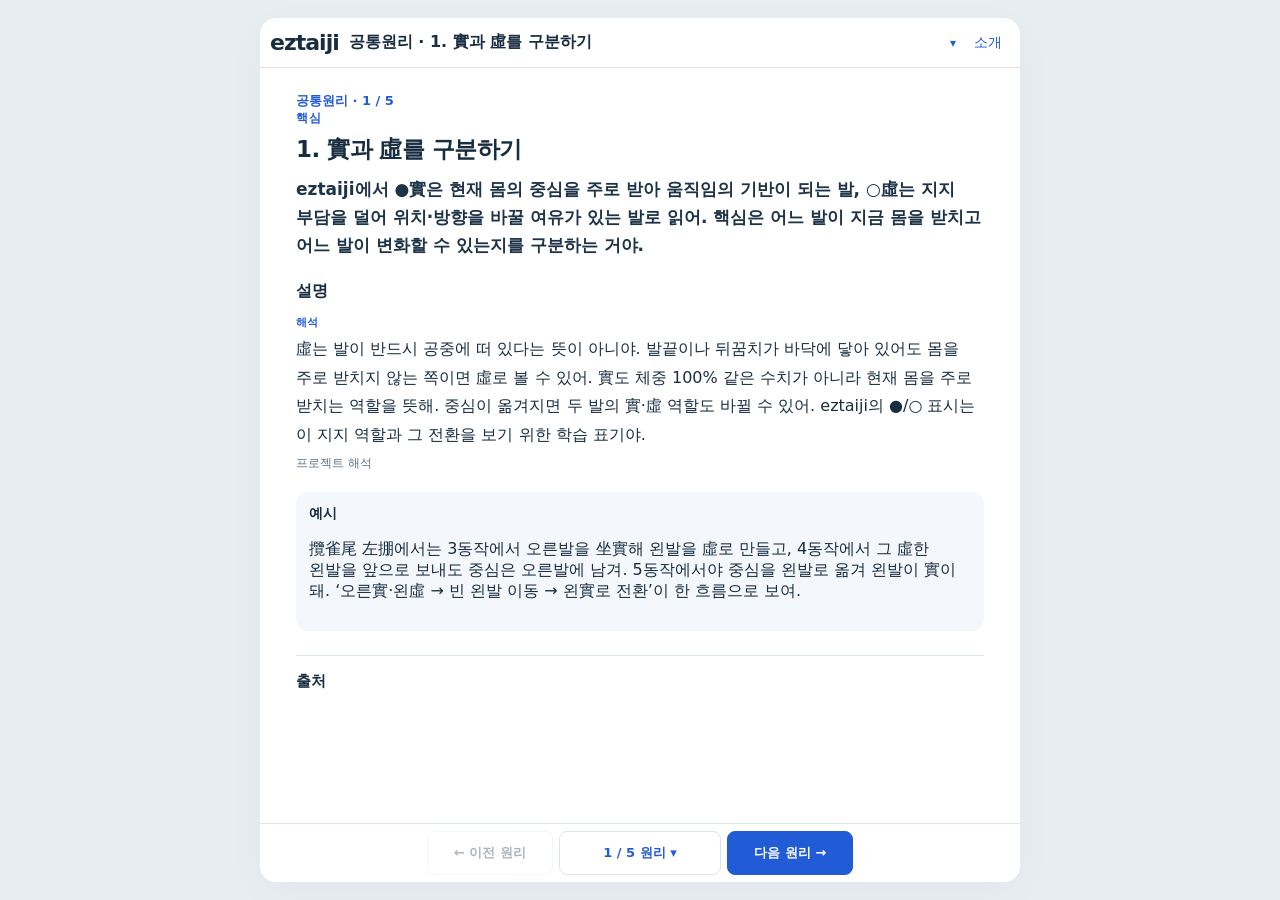
<file: index.html>
<!-- GENERATED compatibility entry. Edit web/, then run node scripts/build.mjs --publish-root. -->
<!doctype html>
<html lang="ko">
<head>
  <meta charset="utf-8">
  <meta name="viewport" content="width=device-width,initial-scale=1,viewport-fit=cover">
  <meta name="theme-color" content="#f4f7fc">
  <title>eztaiji · 태극권 동작 연습</title>
  <link rel="stylesheet" href="./published/assets/app.css?v=principle-course-v1">
  <script src="./catalog.js" defer></script>
  <script src="./published/data/taiji-data.js?v=principle-course-v1" defer></script>
  <script src="./published/assets/app.js?v=mece-structure-v1" defer></script>
</head>
<body>
<main class="app" id="app" hidden>
  <header class="topbar">
    <a class="brand" href="./index.html" aria-label="eztaiji 홈">eztaiji</a>
    <button id="open-picker" class="location" aria-haspopup="dialog" aria-controls="picker-dialog"><span id="location-text"></span><span aria-hidden="true">▾</span></button>
    <a class="about-link" href="./about.html">소개</a>
  </header>

  <div class="workspace" id="workspace">
    <section class="explanation" id="explanation" tabindex="0" aria-label="동작 설명">
      <div class="eyebrow" id="stage"></div>

      <section class="action-card" aria-labelledby="action-heading">
        <h2 id="action-heading" class="section-kicker">지금 할 일</h2>
        <h1 id="title"></h1>
        <p id="action-summary" class="action-summary"></p>
      </section>

      <section class="plot-panel" id="plot-panel" aria-label="발 위치와 체중을 보는 그림">
        <div class="plot-head">
          <div><strong>발 위치·체중을 보는 그림</strong><span> · 위에서 본 모습</span></div>
          <button id="open-details" aria-haspopup="dialog" aria-controls="details-dialog">상세</button>
        </div>
        <div class="orientation-guide" aria-label="도식 방향 기준">
          <span>↑ 화면 위 = 처음 바라보던 앞</span>
          <span>左·右 = 수행자 본인 기준</span>
          <strong id="body-heading-summary">B 현재 몸의 앞 · 미등록</strong>
        </div>
        <svg id="plot" class="plot" viewBox="0 0 360 184" role="img" aria-labelledby="diagram-title diagram-desc"><title id="diagram-title">발 위치, 체중과 몸 방향</title><desc id="diagram-desc"></desc></svg>
        <p id="plot-empty" class="plot-empty" hidden></p>
        <div id="center-summary" class="center-summary"></div>
        <div class="legend" aria-label="도식 범례">
          <span><b>● 實</b> 체중을 받치는 발</span>
          <span><b>○ 虛</b> 가볍게 둔 발</span>
          <span><b>B ↗</b> 현재 몸의 앞</span>
          <span>발에서 난 ↗ = 발끝</span>
          <span>점선 ↗ = 팔 구조 방향</span>
        </div>
        <p class="plot-role">손 높이·손목 변화와 움직임의 순서는 아래 ‘움직이는 법’에서 확인해. 이 그림은 동작 뒤의 발 위치·체중·방향을 구분하는 용도야.</p>
      </section>

      <div id="contact-summary" class="contact-summary" hidden></div>

      <section id="movement-detail" class="movement-detail" aria-labelledby="detail-heading">
        <h2 id="detail-heading">움직이는 법</h2>
        <div id="record-kind" class="record-kind">자료</div>
        <p class="instruction" id="instruction"></p>
        <p id="instruction-basis" class="basis-note"></p>
      </section>

      <section id="checks" class="check primary-checks" hidden aria-labelledby="check-heading">
        <h2 id="check-heading">확인할 것</h2>
        <ul id="check-list"></ul>
      </section>

      <div id="start-overview" class="start-overview" hidden></div>

      <details id="theory-details" class="theory-details">
        <summary id="theory-summary">원리와 의미 · 근거</summary>
        <div id="interpretation-label" class="section-kicker" hidden>해석</div>
        <div id="why" class="reading-section" hidden><h2>왜 이렇게 움직일까?</h2><div id="why-body"></div></div>
        <div id="global-principles" class="reading-section global-principles" hidden><h2>공통 원리 <span class="tag">연결</span></h2><div id="global-principles-body"></div><a id="principle-more" class="principle-more" href="#">공통원리에서 자세히 →</a></div>
        <div id="yin-yang" class="reading-section yin-yang" hidden><h2><span aria-hidden="true">☯</span> 여기서의 음양 <span class="tag">프로젝트 해석</span></h2><div id="yin-yang-body"></div></div>
        <details id="application" class="reading-section application" hidden><summary>전투 상황에서는 <span class="tag">가정</span></summary><div id="application-body"></div></details>
        <section id="sources" class="sources"><h2>출처 · 수련 메모</h2><p>이 화면의 자료와 해석에 실제로 연결된 근거만 모아 보여줘.</p><div id="source-list"></div><p class="muted">좌표로 옮긴 값과 프로젝트 해석은 원자료 자체와 구분해 읽어줘. 실제 수련에서는 사부님의 지도를 우선해.</p></section>
      </details>
    </section>
  </div>

  <footer class="controls"><button id="prev">← 이전</button><button id="motion-current" aria-haspopup="dialog" aria-controls="motion-dialog"></button><button id="next">다음 →</button></footer>
  <span id="announce" class="sr-only" role="status" aria-live="polite"></span>
</main>

<section id="load-message" class="load-message" role="status"><p>연습 데이터를 불러오는 중이야.</p></section>
<noscript><p class="load-message">동작을 살펴보려면 브라우저의 JavaScript를 켜줘.</p></noscript>

<dialog id="picker-dialog" aria-labelledby="picker-title"><div class="sheet-head"><h2 id="picker-title">과정 선택</h2><button id="close-picker" autofocus>닫기</button></div><div class="picker"><div><label for="section-select">과정</label><select id="section-select"></select></div><div><label id="item-select-label" for="posture-select">자세</label><select id="posture-select"></select></div></div><p id="picker-note" class="muted">과정과 자세를 골라 살펴봐.</p><button id="apply-picker" class="apply">이 자세 시작</button></dialog>

<dialog id="motion-dialog" aria-labelledby="motion-dialog-title"><div class="sheet-head"><h2 id="motion-dialog-title">동작 바로 이동</h2><button id="close-motion-dialog" autofocus>닫기</button></div><p id="motion-dialog-note" class="muted">번호와 동작 제목을 눌러 바로 이동해.</p><nav id="motion-list" class="motion-list" aria-label="현재 과정 항목 목록"></nav></dialog>

<dialog id="details-dialog" aria-labelledby="details-title"><div class="sheet-head"><h2 id="details-title">좌표 상세</h2><button id="close-details" autofocus>닫기</button></div><div id="pose-details" class="detail-lines"></div><p class="muted">확인된 세부값만 보여줘. 위치는 처음 바라보던 앞을 고정한 바닥 좌표이고, 발의 좌우는 수행자 본인 기준이야. B는 현재 몸이 향하는 방향이고, C의 ‘발 쪽’은 영역 설명이지 정확한 점이 아니야.</p></dialog>
</body>
</html>
</file>
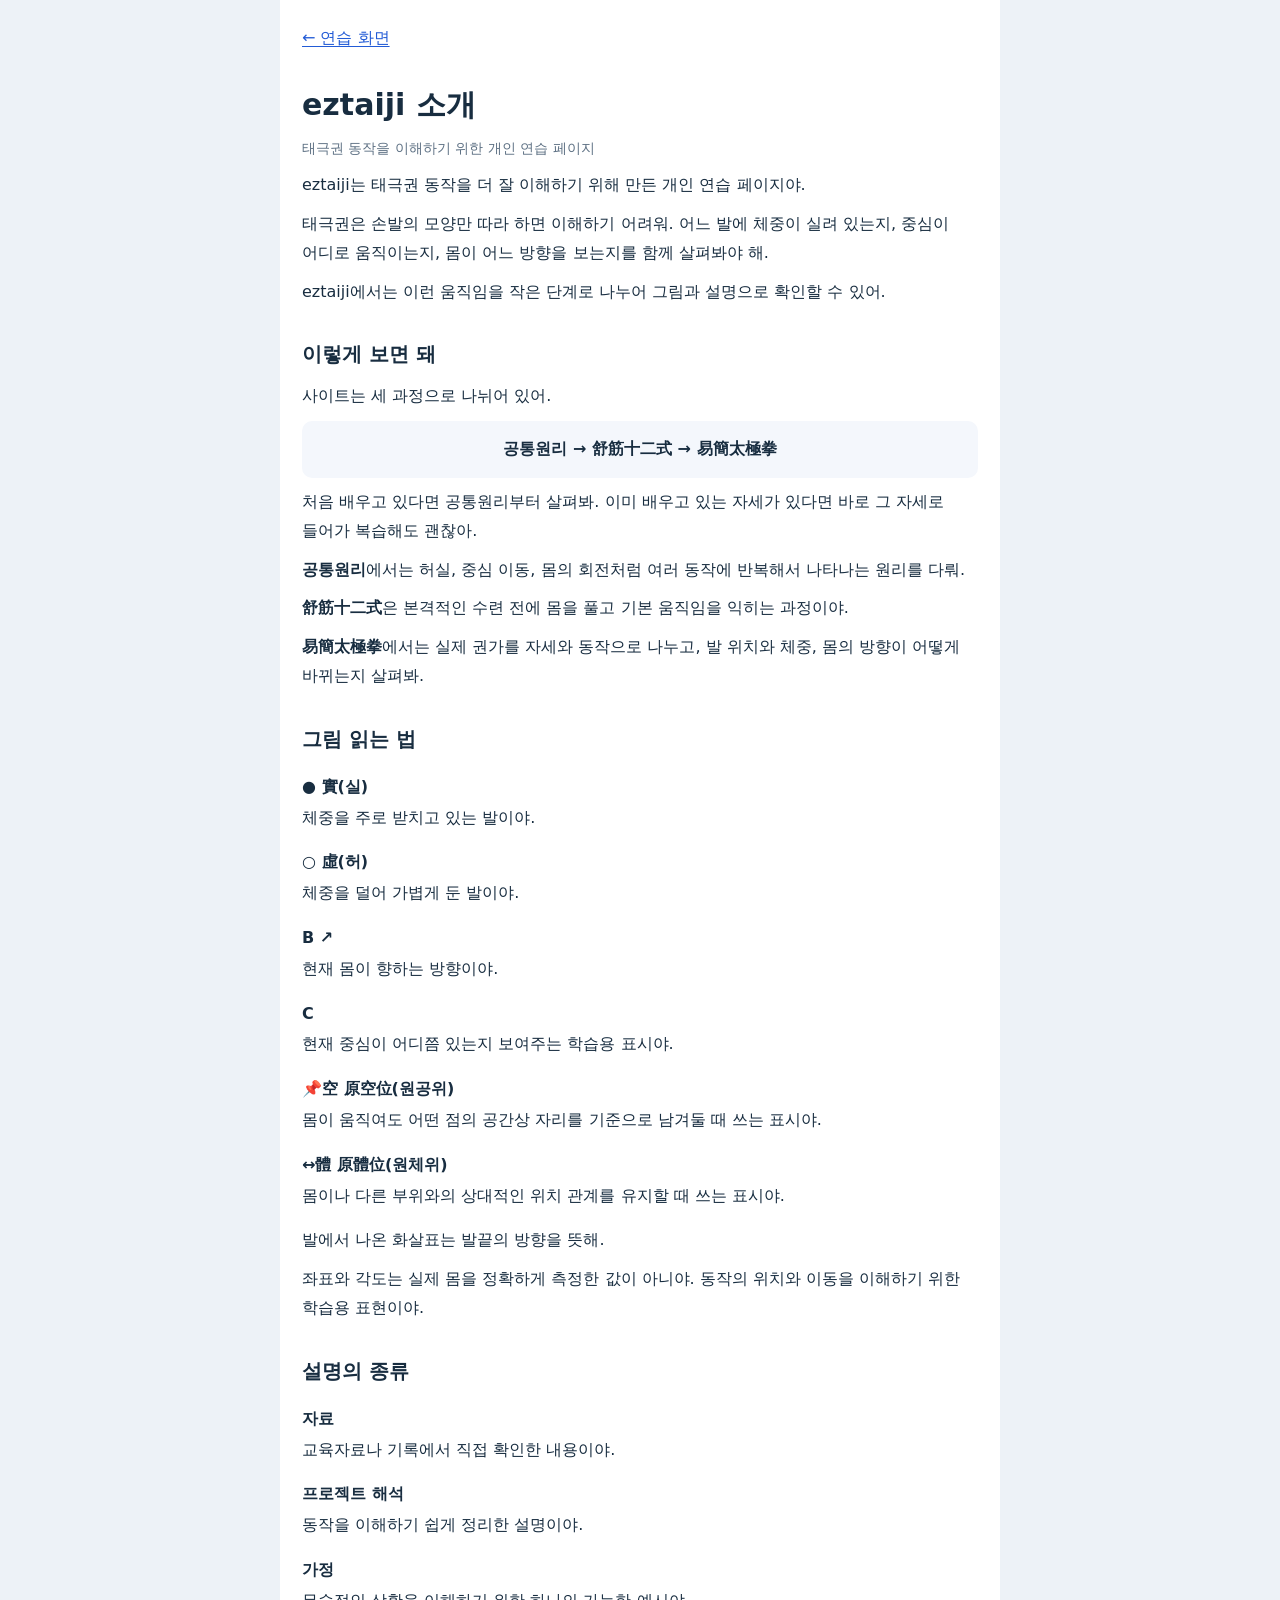
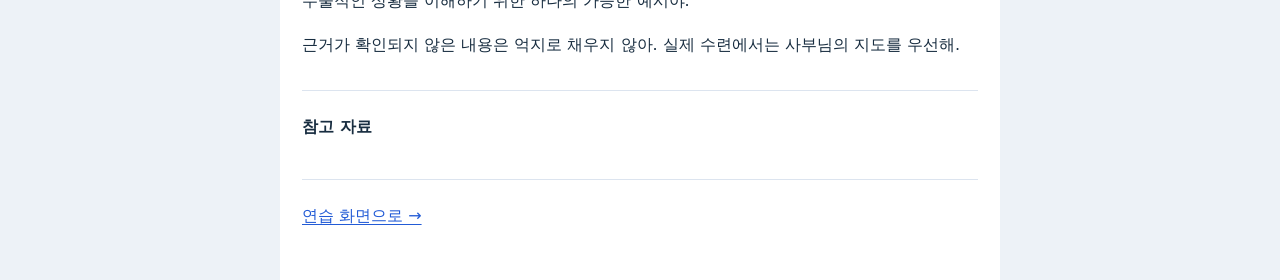
<file: about.html>
<!-- GENERATED compatibility entry. Edit web/, then run node scripts/build.mjs --publish-root. -->
<!doctype html>
<html lang="ko"><head><meta charset="utf-8"><meta name="viewport" content="width=device-width,initial-scale=1,viewport-fit=cover"><title>eztaiji 소개 · 태극권 연습</title>
<style>
*{box-sizing:border-box}body{margin:0;background:#edf2f7;color:#182d40;font-family:system-ui,-apple-system,sans-serif;line-height:1.8;word-break:keep-all}main{max-width:720px;margin:auto;background:white;min-height:100vh;padding:16px 22px calc(32px + env(safe-area-inset-bottom));padding-top:max(16px,env(safe-area-inset-top))}a{color:#225bd6;text-underline-offset:3px;overflow-wrap:anywhere}a:focus-visible,summary:focus-visible{outline:3px solid #e99b39;outline-offset:3px}.back{display:inline-flex;align-items:center;min-height:44px}h1{font-size:30px;line-height:1.4;margin:24px 0 8px}h2{font-size:20px;margin:30px 0 10px}p{margin:10px 0}.sub,.note{color:#5e7184;font-size:14px}.flow{padding:14px 16px;background:#f4f7fc;border-radius:10px;font-weight:700;text-align:center}.term{margin:16px 0}.term strong{display:block;margin-bottom:2px}.sources-details{margin-top:30px;border-top:1px solid #dce4ef;padding-top:14px}.sources-details summary{cursor:pointer;font-weight:700;min-height:44px;display:flex;align-items:center}.sources-details ul{padding-left:22px}.sources-details li{margin:14px 0}.sources-details li p{font-size:14px;color:#5e7184;margin:2px 0}.bottom{margin-top:30px;padding-top:14px;border-top:1px solid #dce4ef}
</style>
</head><body><main>
<a class="back" href="index.html">← 연습 화면</a>

<h1>eztaiji 소개</h1>
<p class="sub">태극권 동작을 이해하기 위한 개인 연습 페이지</p>

<section aria-label="eztaiji 소개">
<p>eztaiji는 태극권 동작을 더 잘 이해하기 위해 만든 개인 연습 페이지야.</p>
<p>태극권은 손발의 모양만 따라 하면 이해하기 어려워. 어느 발에 체중이 실려 있는지, 중심이 어디로 움직이는지, 몸이 어느 방향을 보는지를 함께 살펴봐야 해.</p>
<p>eztaiji에서는 이런 움직임을 작은 단계로 나누어 그림과 설명으로 확인할 수 있어.</p>
</section>

<section>
<h2>이렇게 보면 돼</h2>
<p>사이트는 세 과정으로 나뉘어 있어.</p>
<p class="flow">공통원리 → 舒筋十二式 → 易簡太極拳</p>
<p>처음 배우고 있다면 공통원리부터 살펴봐. 이미 배우고 있는 자세가 있다면 바로 그 자세로 들어가 복습해도 괜찮아.</p>
<p><strong>공통원리</strong>에서는 허실, 중심 이동, 몸의 회전처럼 여러 동작에 반복해서 나타나는 원리를 다뤄.</p>
<p><strong>舒筋十二式</strong>은 본격적인 수련 전에 몸을 풀고 기본 움직임을 익히는 과정이야.</p>
<p><strong>易簡太極拳</strong>에서는 실제 권가를 자세와 동작으로 나누고, 발 위치와 체중, 몸의 방향이 어떻게 바뀌는지 살펴봐.</p>
</section>

<section>
<h2>그림 읽는 법</h2>
<div class="term"><strong>● 實(실)</strong><span>체중을 주로 받치고 있는 발이야.</span></div>
<div class="term"><strong>○ 虛(허)</strong><span>체중을 덜어 가볍게 둔 발이야.</span></div>
<div class="term"><strong>B ↗</strong><span>현재 몸이 향하는 방향이야.</span></div>
<div class="term"><strong>C</strong><span>현재 중심이 어디쯤 있는지 보여주는 학습용 표시야.</span></div>
<div class="term"><strong>📌空 原空位(원공위)</strong><span>몸이 움직여도 어떤 점의 공간상 자리를 기준으로 남겨둘 때 쓰는 표시야.</span></div>
<div class="term"><strong>↔體 原體位(원체위)</strong><span>몸이나 다른 부위와의 상대적인 위치 관계를 유지할 때 쓰는 표시야.</span></div>
<p>발에서 나온 화살표는 발끝의 방향을 뜻해.</p>
<p>좌표와 각도는 실제 몸을 정확하게 측정한 값이 아니야. 동작의 위치와 이동을 이해하기 위한 학습용 표현이야.</p>
</section>

<section>
<h2>설명의 종류</h2>
<div class="term"><strong>자료</strong><span>교육자료나 기록에서 직접 확인한 내용이야.</span></div>
<div class="term"><strong>프로젝트 해석</strong><span>동작을 이해하기 쉽게 정리한 설명이야.</span></div>
<div class="term"><strong>가정</strong><span>무술적인 상황을 이해하기 위한 하나의 가능한 예시야.</span></div>
<p>근거가 확인되지 않은 내용은 억지로 채우지 않아. 실제 수련에서는 사부님의 지도를 우선해.</p>
</section>

<details class="sources-details">
<summary>참고 자료</summary>
<p class="note">이 사이트는 아래 자료를 참고해 만들었어. 자료마다 자세 이름이나 세부 동작을 나누는 방식에는 차이가 있을 수 있어.</p>
<ul>
<li><a href="https://github.com/winterrainlee/eztaiji/blob/main/docs/sources/donghwa-shujin12.md" target="_blank" rel="noopener noreferrer">國立東華大學 태극권 동아리 · 太極拳舒筋十二式</a></li>
<li><a href="https://www.hualienyjtaichi.org.tw/taichi_science.asp" target="_blank" rel="noopener noreferrer">화롄 易簡太極拳 · 太極拳學</a></li>
<li><a href="https://www.yjtc-ntpc.com/教授內容/" target="_blank" rel="noopener noreferrer">신베이시 易簡太極拳협회 · 教授內容</a></li>
<li><a href="https://tsaitaiji.blogspot.com/2024/03/1-64.html" target="_blank" rel="noopener noreferrer">易簡太極拳 1–64식 동작 기록</a></li>
<li><a href="https://wtccf.blogspot.com/2022/03/blog-post_36.html" target="_blank" rel="noopener noreferrer">중화국제태극권연맹 · 全民版 자료</a></li>
</ul>
</details>

<p class="bottom"><a class="back" href="index.html">연습 화면으로 →</a></p>
</main></body></html>
</file>
<file: published/assets/app.css>
:root{font-family:system-ui,-apple-system,'Noto Sans KR',sans-serif;font-size:16px;color:#182d40;background:#e8edf2;--blue:#225bd6;--muted:#5e7184;--line:#dce4ef;--soft:#f4f7fc}*{box-sizing:border-box}body{margin:0}button,select{font:inherit;color:inherit}button{cursor:pointer}button:disabled{opacity:.35;cursor:default}a{color:var(--blue)}a:focus-visible,button:focus-visible,select:focus-visible,summary:focus-visible{outline:3px solid #e99b39;outline-offset:2px}[hidden]{display:none!important}.app{height:100vh;height:100dvh;max-width:560px;margin:auto;background:white;display:flex;flex-direction:column;overflow:hidden;padding-top:env(safe-area-inset-top)}.topbar{height:50px;flex-shrink:0;border-bottom:1px solid var(--line);padding:2px 10px;gap:10px;display:flex;align-items:center}.brand{flex:0 0 auto;display:flex;align-items:center;min-height:44px;color:#182d40;text-decoration:none;font-size:22px;font-weight:800;letter-spacing:-1px;line-height:1;white-space:nowrap}.about-link{flex-shrink:0;display:flex;align-items:center;justify-content:center;min-width:44px;min-height:44px;font-size:14px;text-decoration:none}.location{display:flex;align-items:center;justify-content:space-between;gap:5px;flex:1;min-width:0;min-height:44px;padding:0;border:0;background:none;text-align:left;font-weight:650}.location span:first-child{overflow:hidden;text-overflow:ellipsis;white-space:nowrap}.location span:last-child{color:var(--blue);font-size:12px;flex-shrink:0}.workspace{display:flex;flex-direction:column;flex:1;min-height:0}.plot-panel{flex:0 0 clamp(206px,32dvh,250px);min-height:0;padding:4px 12px 7px;background:var(--soft);border-bottom:1px solid var(--line);display:flex;flex-direction:column;position:relative}.plot-head{display:flex;align-items:center;justify-content:space-between;min-height:34px;font-size:12px;color:var(--muted)}.plot-head button{font-size:14px;min-width:44px;min-height:34px;border:0;background:none;color:var(--blue);padding:0 4px}.plot{width:100%;flex:1;min-height:0;display:block}.plot-empty{flex:1;display:grid;place-content:center;text-align:center;color:var(--muted);line-height:1.7;font-size:14px;margin:5px 0;white-space:pre-line}.center-summary{align-self:center;min-height:21px;font-size:12px;color:#875528;text-align:center}.legend{display:flex;align-items:center;justify-content:center;gap:14px;min-height:20px;font-size:12px;color:var(--muted)}.legend b{color:var(--blue)}.explanation{flex:1;min-height:0;overflow:auto;padding:18px 20px 28px;overscroll-behavior:contain;scrollbar-gutter:stable;word-break:keep-all;overflow-wrap:anywhere}.eyebrow{font-size:13px;color:var(--blue);font-weight:650}.explanation h1{font-size:24px;line-height:1.4;letter-spacing:-.6px;margin:7px 0 12px}.section-kicker{margin:18px 0 7px;font-size:12px;font-weight:750;letter-spacing:.08em;color:var(--blue)}.instruction{font-size:17px;line-height:1.8;margin:0}.basis-note{font-size:12px;color:var(--muted);margin:7px 0 24px}.section-kicker+#why{margin-top:8px}.contact-summary{font-size:13px;line-height:1.7;color:#60418a;background:#f4effa;border-radius:8px;padding:6px 10px;margin:0 0 12px}.reading-section{margin:24px 0}.reading-section h2,.check h2{font-size:15px;margin:0 0 10px;line-height:1.6}.reading-section p{font-size:16px;line-height:1.8;margin:8px 0;color:#42586c}.reading-section#why{border-left:3px solid var(--blue);padding-left:14px}.tag{display:inline-block;vertical-align:middle;font-size:11px;font-weight:500;color:var(--muted);margin-left:6px}.global-principles{padding:14px 15px;border:1px solid #e2dfd4;border-radius:12px;background:#fbfaf5}.global-principles h2{display:flex;align-items:center;justify-content:space-between;gap:8px}.global-principle-item strong{display:block;font-size:16px;color:#5b4c2d;margin-bottom:5px}.global-principle-item p{font-size:14px;line-height:1.75;margin:0;color:#5f625f}.principle-more{display:inline-block;margin-top:10px;font-size:13px;text-decoration:none}.yin-yang{padding:15px;border:1px solid #dce8e3;border-radius:12px;background:#f4f9f7}.pair{display:grid;grid-template-columns:1fr 1fr;gap:14px}.pair>div+div{border-left:1px solid #d5e2dd;padding-left:14px}.pair strong{font-size:18px;color:#285d50}.pair p{font-size:15px}.yin-yang .relation{font-size:14px;color:#4e6c64;margin-bottom:0}.yin-yang .relation+.pair{border-top:1px dashed #cbd9d4;padding-top:18px;margin-top:20px}.application{border-top:1px solid var(--line);border-bottom:1px solid var(--line);padding:0 2px}.application summary{font-size:15px;font-weight:650;min-height:50px;padding:14px 0;cursor:pointer;line-height:1.6}.application[open]{padding-bottom:12px}.scenario-label{font-size:12px;color:var(--muted);display:block;margin-top:14px}.application .scope{font-size:12px;color:var(--blue);margin:0 0 14px}.application .limitations{font-size:14px;color:var(--muted)}.check{background:var(--soft);border-radius:10px;padding:15px;margin:22px 0}.check ul{margin:0;padding-left:20px}.check li{line-height:1.75;margin:7px 0}.sources{font-size:14px;line-height:1.8;color:var(--muted);margin-top:22px}.sources summary{cursor:pointer;min-height:44px;padding:10px 0;font-weight:600}.sources a{overflow-wrap:anywhere}.source-item{padding:12px 0;border-top:1px solid var(--line)}.source-item p{margin:7px 0}.muted{font-size:13px;color:var(--muted);line-height:1.8}.start-overview{padding:14px;background:var(--soft);border-radius:12px;margin-bottom:22px}.start-overview h2{font-size:14px;margin:0 0 12px}.overview-step{display:flex;gap:10px;align-items:baseline;margin:10px 0;font-size:15px;line-height:1.65}.overview-step span{font-size:12px;color:var(--blue);white-space:nowrap}.controls{flex-shrink:0;display:grid;grid-template-columns:1fr 1.3fr 1fr;gap:8px;align-items:center;padding:7px 12px calc(7px + env(safe-area-inset-bottom));border-top:1px solid var(--line);background:white}.controls button{min-height:44px;border:1px solid var(--line);border-radius:8px;background:white;font-size:14px;font-weight:650;padding:6px}.controls #motion-current{text-align:center;color:var(--blue);font-size:14px;font-weight:500;line-height:1.5}.controls #next{background:var(--blue);border-color:var(--blue);color:white}.sr-only{position:absolute;width:1px;height:1px;overflow:hidden;clip-path:inset(50%)}dialog{border:0;border-radius:18px 18px 0 0;padding:20px 20px calc(20px + env(safe-area-inset-bottom));width:min(100%,560px);max-width:100%;max-height:85dvh;margin:auto auto 0;box-shadow:0 -10px 50px #152b4030;color:#182d40;overflow:auto}dialog::backdrop{background:#152b4066}.sheet-head{display:flex;justify-content:space-between;align-items:center;margin-bottom:18px}.sheet-head h2{font-size:20px;margin:0}.sheet-head button{border:0;background:#f0f4f9;border-radius:8px;min-height:44px;min-width:52px;font-size:14px}.picker{display:grid;grid-template-columns:max-content max-content;justify-content:start;gap:14px;max-width:100%}.picker>div{min-width:0;max-width:100%}.picker label{display:block;font-size:14px;color:var(--muted);margin-bottom:7px}.picker select{width:auto;max-width:100%;min-width:0;min-height:48px;border:1px solid var(--line);border-radius:9px;padding:10px 30px 10px 8px;background:var(--soft);font-size:16px}.apply{display:block;width:100%;min-height:48px;margin-top:18px;background:var(--blue);border:0;border-radius:9px;color:white;font-weight:650}.detail-lines{font-size:15px;line-height:1.8}.detail-lines h3{font-size:15px;margin:20px 0 8px}.detail-lines p{margin:4px 0}.load-message{max-width:560px;margin:50px auto;padding:24px;line-height:1.8}.load-message button{padding:10px 20px;background:white;border:1px solid var(--line);border-radius:8px}@media(min-width:820px){.app{max-width:1080px;height:min(900px,96dvh);margin:2dvh auto;border-radius:16px;box-shadow:0 10px 40px #182d4008}.workspace{flex-direction:row}.plot-panel{flex:0 0 46%;padding:24px;justify-content:center;border-right:1px solid var(--line);border-bottom:0}.plot{flex:0 1 330px}.plot-head{margin-bottom:14px}.plot-empty{flex:0 1 330px}.center-summary{margin-top:18px;font-size:14px}.legend{margin:12px 0}.explanation{padding:28px}.controls{padding-left:27%;padding-right:27%}dialog{margin:auto;border-radius:18px}}@media(max-height:480px) and (max-width:819px){.plot-panel{flex-basis:148px}.explanation{padding-top:10px}.center-summary{display:none}}@media(max-width:380px){.topbar{padding-inline:8px;gap:6px}.brand{font-size:20px}.location{font-size:14px}.explanation{padding-inline:17px}.controls{gap:6px}.controls button{font-size:13px}.legend{gap:12px}}@media(prefers-reduced-motion:reduce){*{scroll-behavior:auto}}

/* mobile-practice-v1 */
html,body{max-width:100%;overflow-x:hidden}
.workspace{display:block;flex:1;min-height:0;overflow:hidden}
.explanation{height:100%;flex:none;min-height:0;overflow-y:auto;overflow-x:hidden;padding:16px 17px calc(30px + env(safe-area-inset-bottom));overscroll-behavior:contain;scrollbar-gutter:auto;word-break:keep-all;overflow-wrap:anywhere;-webkit-overflow-scrolling:touch}
.explanation h1{font-size:23px;line-height:1.4;letter-spacing:-.55px;margin:6px 0 10px}
.action-card{margin:0 0 12px}.action-card .section-kicker{margin:0 0 6px}.action-summary{font-size:17px;line-height:1.65;margin:0;font-weight:650;color:#1d3347}
.primary-checks{background:var(--soft);border-radius:10px;padding:12px 14px;margin:12px 0}.primary-checks h2,.additional-checks h2{font-size:14px;margin:0 0 6px;line-height:1.5}.primary-checks ul,.additional-checks ul{margin:0;padding-left:19px}.primary-checks li,.additional-checks li{font-size:15px;line-height:1.6;margin:4px 0}
.plot-panel{flex:none;min-height:0;margin:18px -17px 0;padding:11px 12px 12px;background:var(--soft);border-top:1px solid var(--line);border-bottom:1px solid var(--line);position:static;display:block}
.plot-head{display:flex;align-items:center;justify-content:space-between;min-height:44px;font-size:12px;color:var(--muted);gap:8px}.plot-head strong{font-size:14px;color:#263e54}.plot-head button{font-size:14px;min-width:44px;min-height:44px;border:0;background:none;color:var(--blue);padding:0 4px}
.orientation-guide{display:flex;flex-wrap:wrap;gap:5px 10px;padding:8px 10px;background:white;border:1px solid var(--line);border-radius:8px;font-size:12px;line-height:1.5;color:var(--muted)}.orientation-guide strong{flex-basis:100%;color:#183c67}
.plot{width:100%;height:auto;display:block;max-height:230px;margin-top:4px}.plot-empty{min-height:140px;display:grid;place-content:center;text-align:center;color:var(--muted);line-height:1.7;font-size:14px;margin:5px 0;white-space:pre-line}.center-summary{min-height:20px;font-size:12px;color:#875528;text-align:center}.legend{display:flex;flex-wrap:wrap;align-items:center;justify-content:center;gap:5px 11px;min-height:20px;font-size:11px;line-height:1.45;color:var(--muted);padding-top:3px}.plot-role{font-size:11px;line-height:1.55;color:var(--muted);margin:7px 4px 0;text-align:center}
.movement-detail{margin:22px 0 0}.movement-detail h2{font-size:16px;margin:0 0 9px}.record-kind{display:inline-block;font-size:11px;font-weight:700;color:var(--blue);margin-bottom:5px}.instruction{font-size:16px;line-height:1.78;margin:0}.basis-note{font-size:12px;color:var(--muted);margin:6px 0 0}.additional-checks{background:var(--soft);border-radius:10px;padding:12px 14px;margin:18px 0 0}
.start-overview{padding:13px;background:var(--soft);border-radius:12px;margin:20px 0}.start-overview h2{font-size:14px;margin:0 0 10px}.overview-group{font-size:12px;color:var(--muted);margin:14px 0 5px}.overview-step{display:block;width:100%;min-height:44px;border:0;border-top:1px solid var(--line);background:transparent;text-align:left;padding:9px 3px;color:#182d40;font-size:14px;line-height:1.55}
.theory-details{margin:24px 0 0;border-top:1px solid var(--line)}.theory-details>summary{min-height:50px;display:flex;align-items:center;font-size:15px;font-weight:700;cursor:pointer}.theory-details[open]>summary{border-bottom:1px solid var(--line);margin-bottom:16px}.sources h2{font-size:15px;color:#182d40;margin:0}
.controls{flex-shrink:0;display:grid;grid-template-columns:1fr 1.3fr 1fr;gap:6px;align-items:center;padding:7px 8px calc(7px + env(safe-area-inset-bottom));border-top:1px solid var(--line);background:white;z-index:3}.controls button{min-height:44px;min-width:44px;border:1px solid var(--line);border-radius:8px;background:white;font-size:13px;font-weight:650;padding:6px 5px}.controls #motion-current{display:block;text-align:center;color:var(--blue);font-size:13px;font-weight:600;line-height:1.4;overflow-wrap:anywhere}.controls #next{background:var(--blue);border-color:var(--blue);color:white}
.motion-list{display:block}.motion-group{margin:0 0 16px}.motion-group h3{font-size:13px;color:var(--muted);margin:10px 0 5px}.motion-jump{display:block;width:100%;min-height:44px;border:0;border-bottom:1px solid var(--line);background:white;text-align:left;padding:9px 4px;font-size:14px;line-height:1.55}
@media(min-width:820px){.app{max-width:760px}.workspace{display:block}.explanation{padding:24px 36px}.plot-panel{margin:18px -36px 0;padding:11px 36px 12px;border-right:0}.controls{padding-left:22%;padding-right:22%}}
@media(max-width:380px){.explanation{padding-inline:17px}.explanation h1{font-size:22px}.action-summary{font-size:16px}.legend{font-size:10.5px;gap:5px 8px}.controls{gap:6px}.controls button{font-size:12.5px}.picker{grid-template-columns:1fr}}
@media(max-height:480px) and (max-width:819px){.plot-panel{flex-basis:auto}.explanation{padding-top:10px}.plot{max-height:180px}.center-summary{display:block}}
</file>
